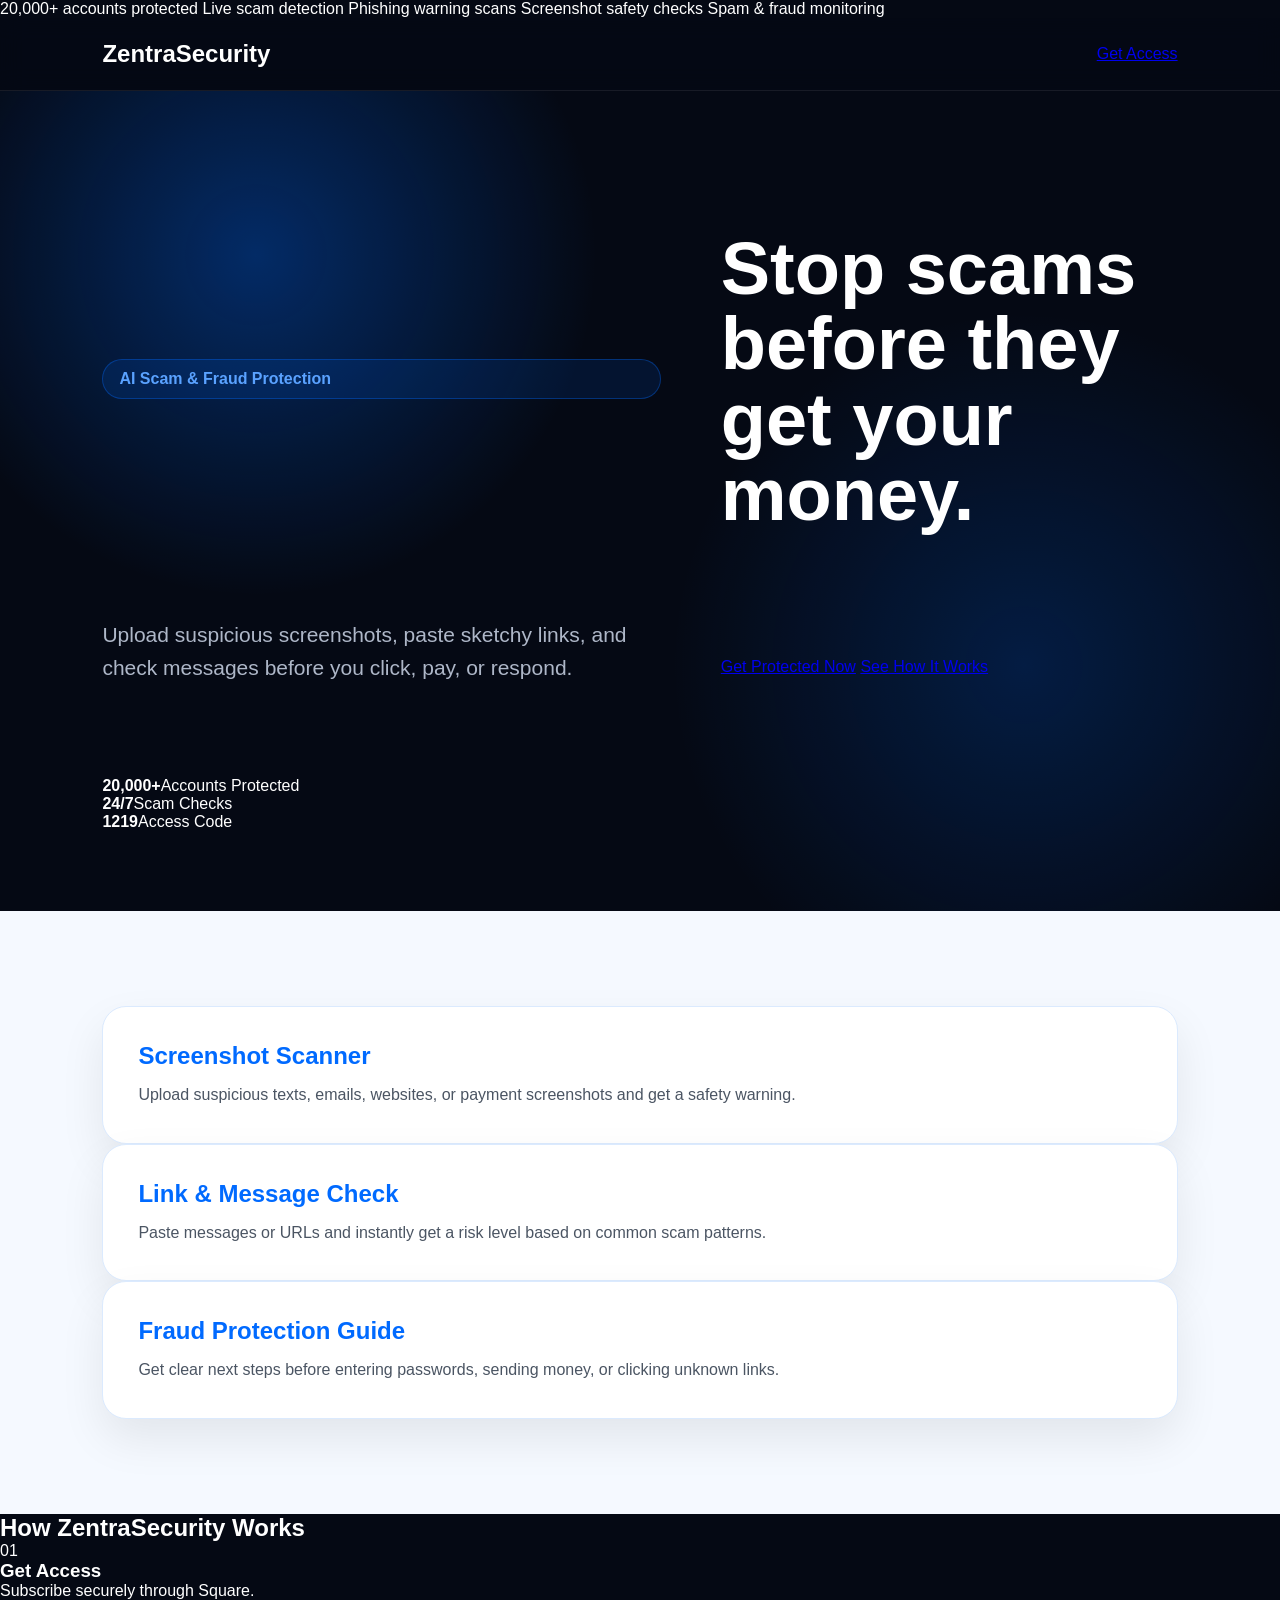
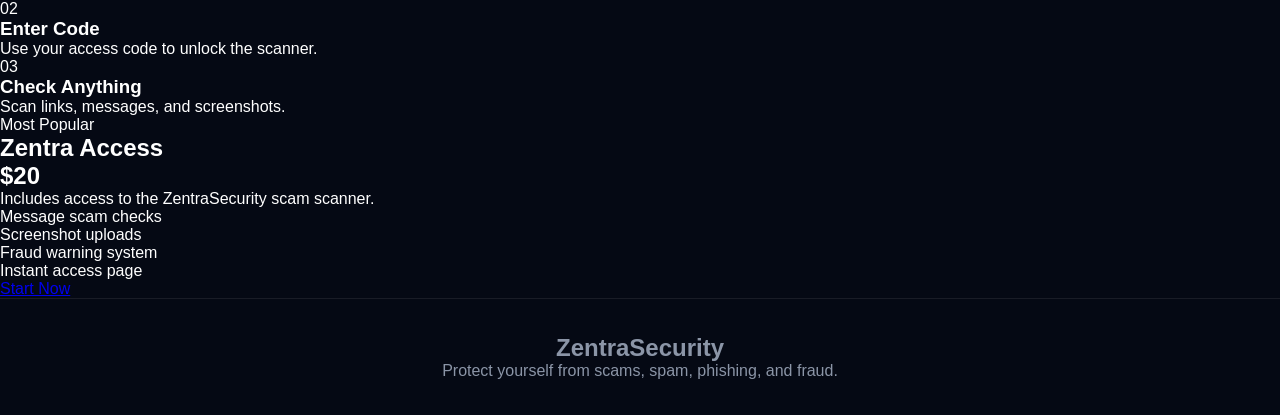
<file: index.html>
<!DOCTYPE html>
<html lang="en">
<head>
  <meta charset="UTF-8">
  <meta name="viewport" content="width=device-width, initial-scale=1.0">
  <title>ZentraSecurity</title>
  <link rel="stylesheet" href="landing.css">
</head>
<body>

<div class="top-bar">
  <div class="ticker">
    <span>20,000+ accounts protected</span>
    <span>Live scam detection</span>
    <span>Phishing warning scans</span>
    <span>Screenshot safety checks</span>
    <span>Spam & fraud monitoring</span>
  </div>
</div>

<nav>
  <h2>ZentraSecurity</h2>
  <a href="https://square.link/u/9vE6l6H5?src=embed">Get Access</a>
</nav>

<section class="hero">
  <div class="badge">AI Scam & Fraud Protection</div>
  <h1>Stop scams before they get your money.</h1>
  <p>Upload suspicious screenshots, paste sketchy links, and check messages before you click, pay, or respond.</p>

  <div class="buttons">
    <a class="primary" href="https://square.link/u/9vE6l6H5?src=embed">Get Protected Now</a>
    <a class="secondary" href="#features">See How It Works</a>
  </div>

  <div class="stats">
    <div><strong>20,000+</strong><span>Accounts Protected</span></div>
    <div><strong>24/7</strong><span>Scam Checks</span></div>
    <div><strong>1219</strong><span>Access Code</span></div>
  </div>
</section>

<section id="features" class="features">
  <div class="card">
    <h3>Screenshot Scanner</h3>
    <p>Upload suspicious texts, emails, websites, or payment screenshots and get a safety warning.</p>
  </div>
  <div class="card">
    <h3>Link & Message Check</h3>
    <p>Paste messages or URLs and instantly get a risk level based on common scam patterns.</p>
  </div>
  <div class="card">
    <h3>Fraud Protection Guide</h3>
    <p>Get clear next steps before entering passwords, sending money, or clicking unknown links.</p>
  </div>
</section>

<section class="steps">
  <h2>How ZentraSecurity Works</h2>
  <div class="step-grid">
    <div><span>01</span><h3>Get Access</h3><p>Subscribe securely through Square.</p></div>
    <div><span>02</span><h3>Enter Code</h3><p>Use your access code to unlock the scanner.</p></div>
    <div><span>03</span><h3>Check Anything</h3><p>Scan links, messages, and screenshots.</p></div>
  </div>
</section>

<section class="pricing">
  <div class="price-card">
    <p class="tag">Most Popular</p>
    <h2>Zentra Access</h2>
    <h1>$20</h1>
    <p>Includes access to the ZentraSecurity scam scanner.</p>
    <ul>
      <li>Message scam checks</li>
      <li>Screenshot uploads</li>
      <li>Fraud warning system</li>
      <li>Instant access page</li>
    </ul>
    <a href="https://square.link/u/9vE6l6H5?src=embed">Start Now</a>
  </div>
</section>

<footer>
  <h2>ZentraSecurity</h2>
  <p>Protect yourself from scams, spam, phishing, and fraud.</p>
</footer>

</body>
</html>
</file>
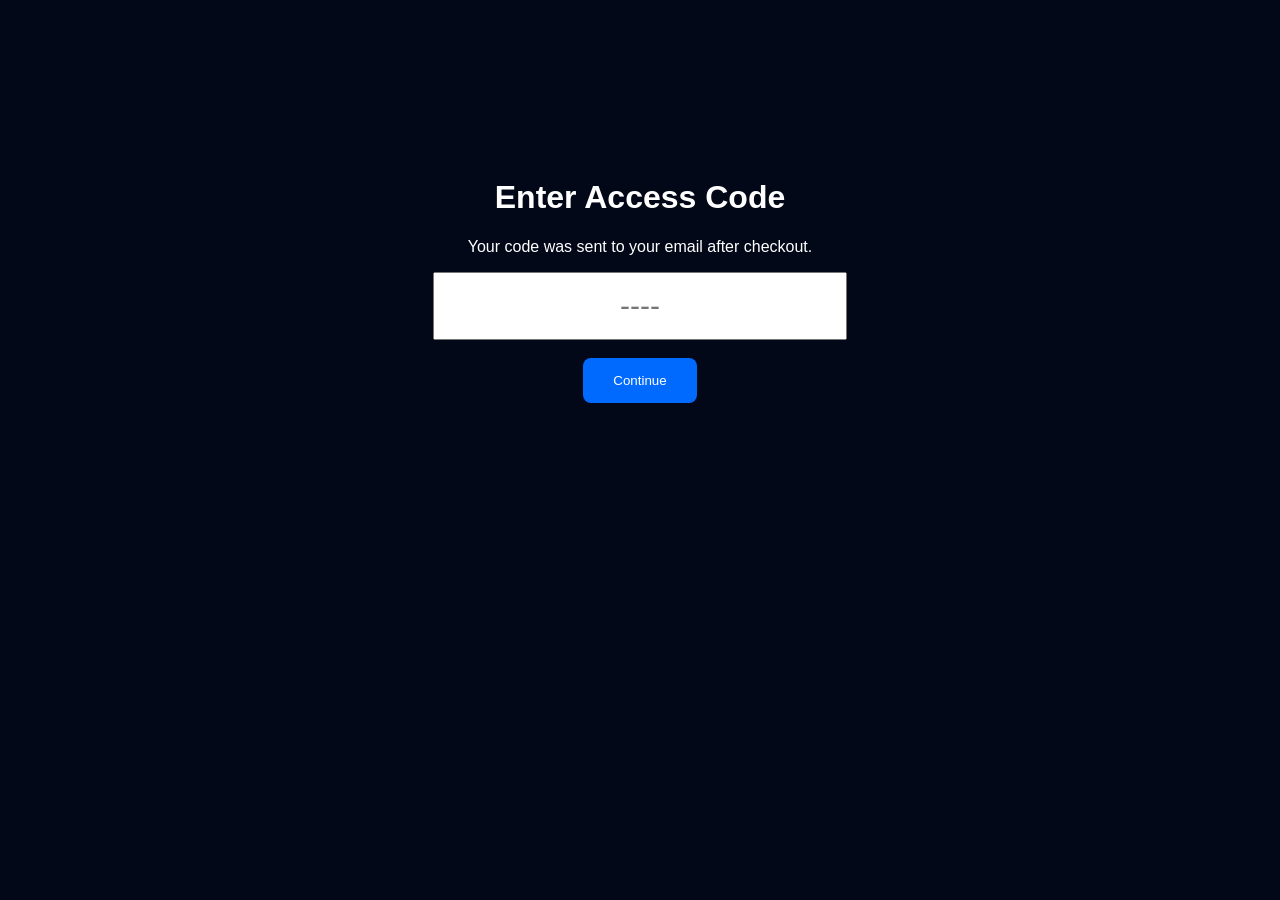
<file: access.html>
<!DOCTYPE html>
<html>
<head>
  <title>ZentraSecurity Access</title>
</head>
<body style="background:#020817;color:white;font-family:Arial;text-align:center;padding-top:150px;">
  <h1>Enter Access Code</h1>
  <p>Your code was sent to your email after checkout.</p>

  <input id="code" maxlength="4" placeholder="----" style="font-size:30px;text-align:center;padding:15px;">
  <br><br>
  <button onclick="checkCode()" style="padding:15px 30px;background:#006aff;color:white;border:none;border-radius:8px;">
    Continue
  </button>

  <p id="error" style="color:#ffb4b4;display:none;">Invalid code. Try again.</p>

<script>
function checkCode() {
  if (document.getElementById("code").value.trim() === "1219") {
    window.location.href = "scanner.html";
  } else {
    document.getElementById("error").style.display = "block";
  }
}
</script>
</body>
</html>
</file>
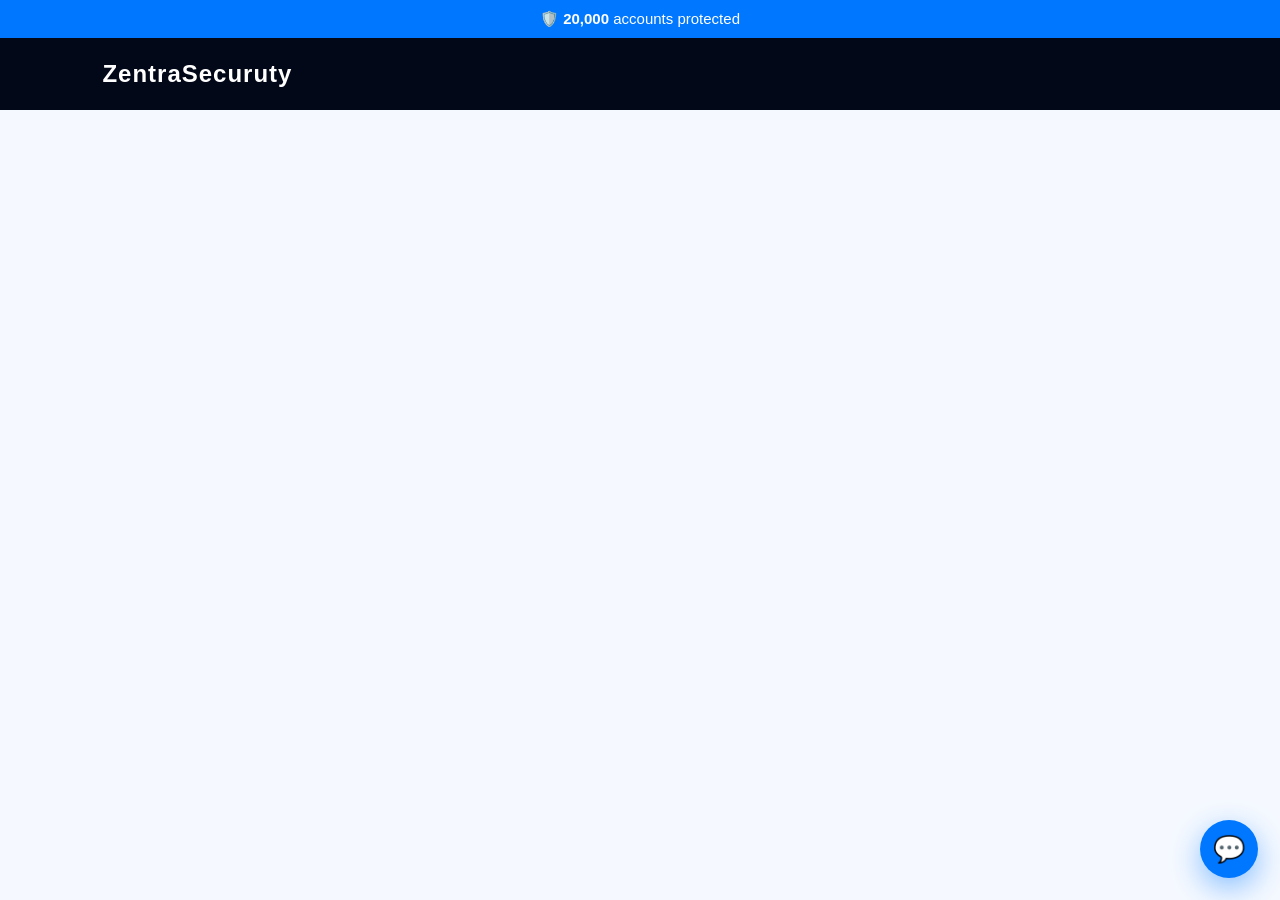
<file: scanner.html>
<!DOCTYPE html>
<html lang="en">
<head>
<meta charset="UTF-8">
<meta name="viewport" content="width=device-width, initial-scale=1.0">
<title>ZentraSecuruty</title>
<link rel="stylesheet" href="style.css">
</head>
<body>

<header class="top-alert">
  🛡️ <strong id="protected-counter">20,000</strong> accounts protected
</header>

<nav>
  <h2>ZentraSecuruty</h2>
</nav>

<div id="chat-toggle" onclick="openChat()">💬</div>

<div id="chatbox">
  <div id="chat-header">
    Zentra AI Scanner
    <button onclick="closeChat()">×</button>
  </div>

  <div id="messages"></div>

  <!-- NEW IMAGE UPLOAD -->
  <input type="file" id="image-upload" accept="image/*">

  <input id="user-input" placeholder="Paste message or link..." />
  <button onclick="sendMessage()">Scan</button>
</div>

<script src="script.js"></script>
</body>
</html>
</file>
<file: landing.css>
* {
  margin: 0;
  padding: 0;
  box-sizing: border-box;
  font-family: Arial, Helvetica, sans-serif;
}

body {
  background: #050914;
  color: white;
}

nav {
  position: sticky;
  top: 0;
  z-index: 10;
  background: rgba(5, 9, 20, 0.9);
  backdrop-filter: blur(12px);
  border-bottom: 1px solid rgba(255,255,255,0.08);
  padding: 22px 8%;
  display: flex;
  justify-content: space-between;
  align-items: center;
}

.logo {
  font-size: 23px;
  font-weight: 800;
}

.links a {
  color: #aeb7c8;
  margin: 0 15px;
  text-decoration: none;
}

.nav-btn, .main-btn {
  background: #006aff;
  color: white;
  text-decoration: none;
  padding: 14px 24px;
  border-radius: 10px;
  font-weight: 800;
  box-shadow: 0 0 25px rgba(0,106,255,.35);
}

.hero {
  min-height: 760px;
  padding: 140px 8% 80px;
  display: grid;
  grid-template-columns: 1.1fr .9fr;
  gap: 60px;
  align-items: center;
  background:
    radial-gradient(circle at 20% 20%, rgba(0,106,255,.35), transparent 28%),
    radial-gradient(circle at 80% 70%, rgba(0,106,255,.2), transparent 30%),
    #050914;
}

.badge {
  display: inline-block;
  color: #5aa2ff;
  background: rgba(0,106,255,.12);
  border: 1px solid rgba(0,106,255,.35);
  padding: 10px 16px;
  border-radius: 100px;
  margin-bottom: 30px;
  font-weight: 700;
}

.hero h1 {
  font-size: 74px;
  line-height: 1.02;
  margin-bottom: 25px;
}

.hero p {
  color: #aeb7c8;
  font-size: 21px;
  line-height: 1.6;
  max-width: 650px;
  margin-bottom: 32px;
}

.trust {
  margin-top: 28px;
  font-size: 14px !important;
}

.hero-card {
  position: relative;
  background: linear-gradient(145deg, rgba(255,255,255,.1), rgba(255,255,255,.03));
  border: 1px solid rgba(255,255,255,.12);
  border-radius: 28px;
  padding: 45px;
  min-height: 360px;
  box-shadow: 0 30px 80px rgba(0,0,0,.35);
  overflow: hidden;
}

.hero-card h3 {
  font-size: 34px;
  margin-bottom: 12px;
}

.hero-card p {
  color: #aeb7c8;
}

.shield {
  font-size: 130px;
  margin-top: 55px;
  text-align: center;
}

.glow {
  position: absolute;
  width: 260px;
  height: 260px;
  background: #006aff;
  filter: blur(100px);
  opacity: .45;
  right: -70px;
  bottom: -70px;
}

.features {
  padding: 95px 8%;
  background: #f5f9ff;
  color: #06111f;
  text-align: center;
}

.features h2, .split h2, .faq h2, .final h2 {
  font-size: 44px;
  margin-bottom: 15px;
}

.section-sub {
  color: #5d6678;
  margin-bottom: 45px;
  font-size: 18px;
}

.grid {
  display: grid;
  grid-template-columns: repeat(3, 1fr);
  gap: 25px;
}

.card {
  background: white;
  border: 1px solid #dbeafe;
  padding: 35px;
  border-radius: 24px;
  text-align: left;
  box-shadow: 0 20px 45px rgba(0,0,0,.08);
  transition: .25s;
}

.card:hover {
  transform: translateY(-8px);
}

.card h3 {
  color: #006aff;
  font-size: 24px;
  margin-bottom: 12px;
}

.card p {
  color: #4b5563;
  line-height: 1.6;
}

.split {
  padding: 100px 8%;
  display: grid;
  grid-template-columns: 1fr 1fr;
  gap: 35px;
  background: #050914;
}

.phone-card, .list {
  background: rgba(255,255,255,.06);
  border: 1px solid rgba(255,255,255,.12);
  border-radius: 26px;
  padding: 42px;
}

.phone-card p, .list p {
  color: #cbd5e1;
  font-size: 18px;
  line-height: 1.8;
}

.faq {
  padding: 95px 8%;
  background: #f5f9ff;
  color: #06111f;
}

.faq h2 {
  text-align: center;
  margin-bottom: 35px;
}

.faq-box {
  background: white;
  max-width: 850px;
  margin: 15px auto;
  padding: 25px;
  border-radius: 18px;
  border: 1px solid #dbeafe;
}

.faq-box p {
  color: #4b5563;
  margin-top: 8px;
  line-height: 1.6;
}

.final {
  padding: 110px 8%;
  text-align: center;
  background:
    radial-gradient(circle at center, rgba(0,106,255,.25), transparent 40%),
    #050914;
}

.final p {
  color: #aeb7c8;
  margin-bottom: 30px;
  font-size: 20px;
}

footer {
  padding: 35px;
  text-align: center;
  border-top: 1px solid rgba(255,255,255,.08);
  color: #8b95a7;
}

@media (max-width: 850px) {
  nav .links {
    display: none;
  }

  .hero, .split, .grid {
    grid-template-columns: 1fr;
  }

  .hero h1 {
    font-size: 46px;
  }

  .hero {
    padding-top: 90px;
  }
}
</file>
<file: style.css>
* {
  margin: 0;
  padding: 0;
  box-sizing: border-box;
  font-family: Arial, Helvetica, sans-serif;
}

body {
  background: #f5f9ff;
  color: #06111f;
}

.top-alert {
  background: #0077ff;
  color: white;
  text-align: center;
  padding: 10px;
  font-size: 15px;
}

nav {
  background: #020817;
  color: white;
  padding: 22px 8%;
  display: flex;
  justify-content: space-between;
  align-items: center;
}

nav h2 {
  color: white;
  letter-spacing: 1px;
}

nav a {
  color: white;
  text-decoration: none;
  margin-left: 20px;
  font-size: 14px;
}

.hero {
  min-height: 520px;
  display: flex;
  align-items: center;
  justify-content: center;
  padding: 80px 8%;
  background: linear-gradient(135deg, #020817 0%, #063b82 55%, #ffffff 55%);
}

.hero-text {
  max-width: 650px;
  background: white;
  padding: 45px;
  border-radius: 18px;
  box-shadow: 0 20px 60px rgba(0,0,0,0.18);
}

.hero h1 {
  font-size: 52px;
  color: #020817;
  margin-bottom: 18px;
}

.hero p {
  color: #334155;
  font-size: 18px;
  line-height: 1.6;
  margin-bottom: 25px;
}

button {
  background: #0077ff;
  color: white;
  border: none;
  padding: 14px 24px;
  border-radius: 10px;
  cursor: pointer;
  font-weight: bold;
}

.features {
  display: grid;
  grid-template-columns: repeat(3, 1fr);
  gap: 25px;
  padding: 70px 8%;
}

.card {
  background: white;
  padding: 30px;
  border-radius: 16px;
  border: 1px solid #dbeafe;
  box-shadow: 0 10px 25px rgba(0,0,0,0.06);
}

.card h3 {
  color: #0077ff;
  margin-bottom: 12px;
}

.card p {
  color: #475569;
  line-height: 1.5;
}

#chat-toggle {
  position: fixed;
  bottom: 22px;
  right: 22px;
  width: 58px;
  height: 58px;
  background: #0077ff;
  color: white;
  border-radius: 50%;
  display: flex;
  align-items: center;
  justify-content: center;
  font-size: 26px;
  cursor: pointer;
  box-shadow: 0 10px 30px rgba(0,119,255,0.45);
}

#chatbox {
  position: fixed;
  bottom: 95px;
  right: 22px;
  width: 360px;
  background: white;
  border-radius: 18px;
  display: none;
  flex-direction: column;
  overflow: hidden;
  border: 1px solid #dbeafe;
  box-shadow: 0 20px 60px rgba(0,0,0,0.22);
}

#chat-header {
  background: #020817;
  color: white;
  padding: 16px;
  display: flex;
  justify-content: space-between;
}

#chat-header button {
  background: none;
  font-size: 22px;
  padding: 0;
}

#messages {
  height: 280px;
  overflow-y: auto;
  padding: 15px;
  font-size: 14px;
}

.user-msg {
  background: #e0f2fe;
  padding: 10px;
  border-radius: 10px;
  margin-bottom: 10px;
}

.ai-msg {
  background: #f1f5f9;
  padding: 10px;
  border-radius: 10px;
  margin-bottom: 10px;
}

#user-input {
  border: none;
  border-top: 1px solid #e2e8f0;
  padding: 14px;
  outline: none;
}

#send-btn {
  border-radius: 0;
}

@media (max-width: 800px) {
  .features {
    grid-template-columns: 1fr;
  }

  .hero h1 {
    font-size: 36px;
  }

  #chatbox {
    width: 92%;
    right: 4%;
  }
}
</file>
